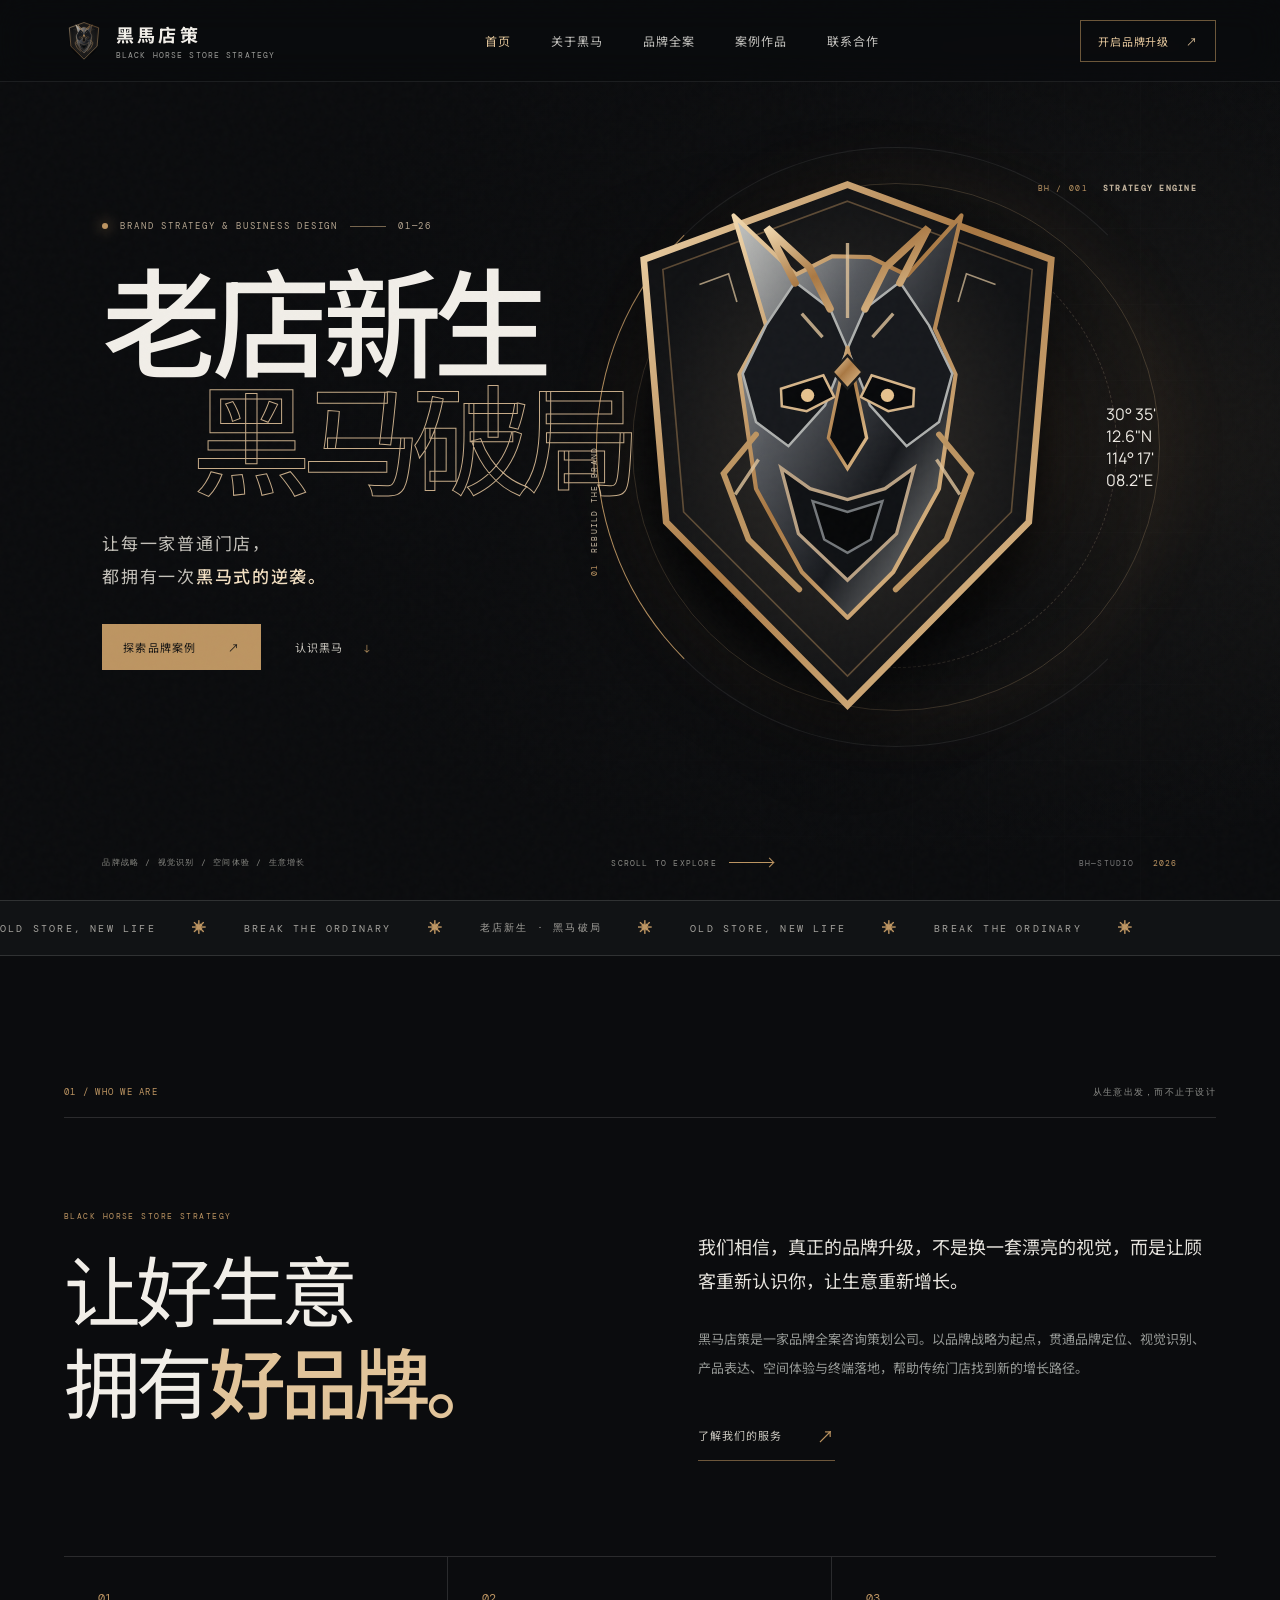
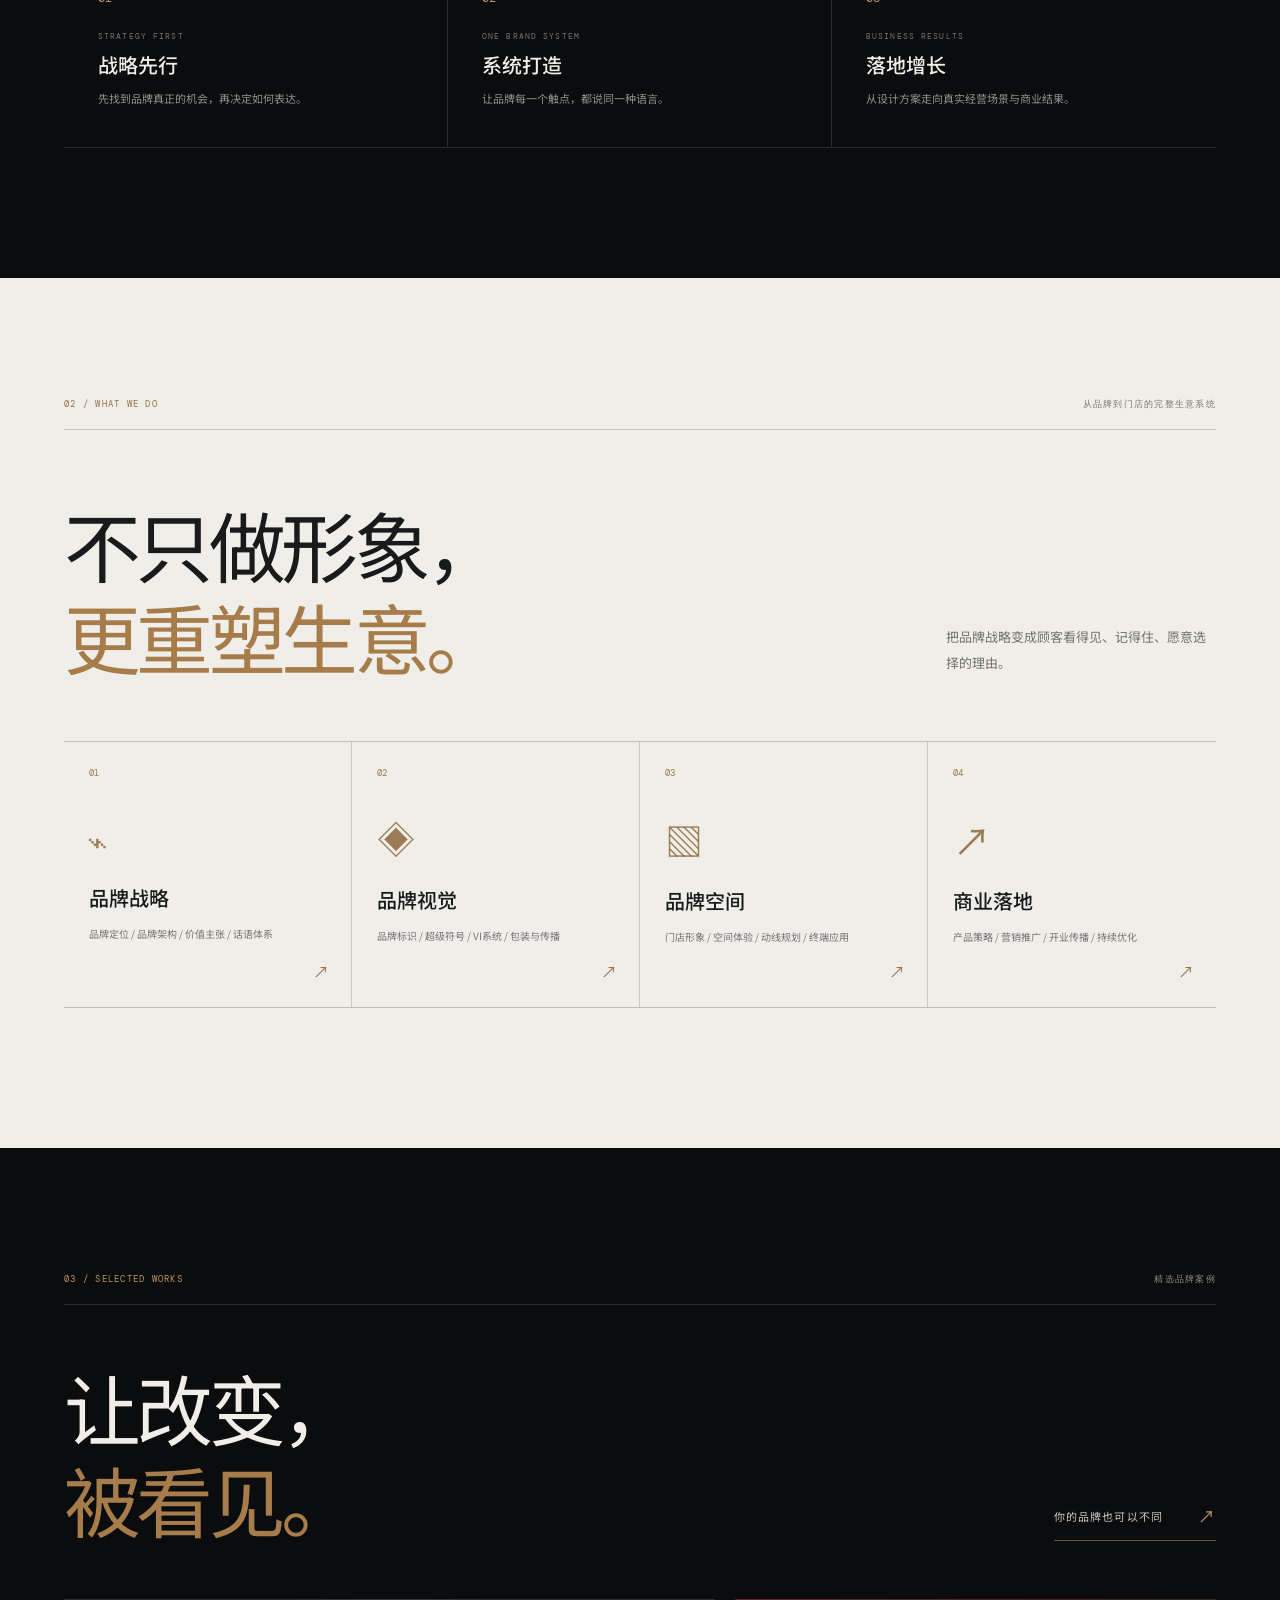
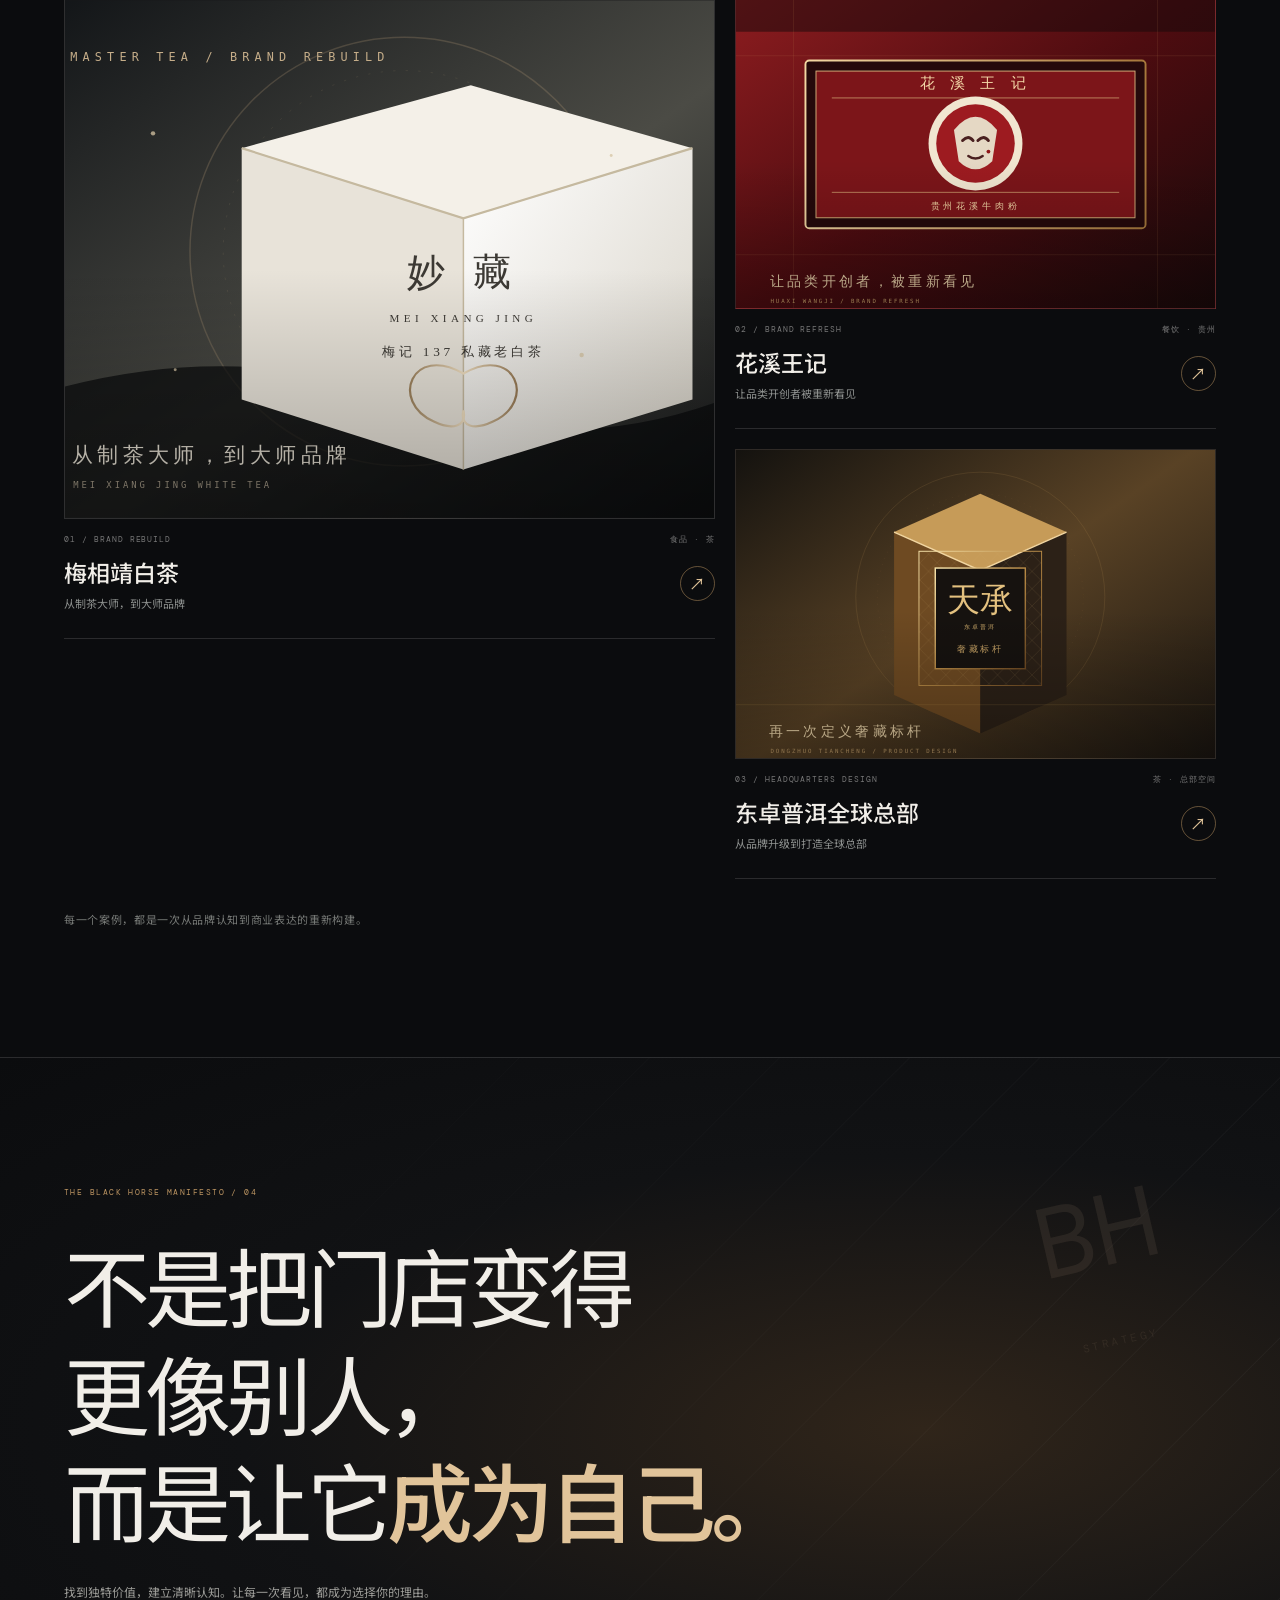
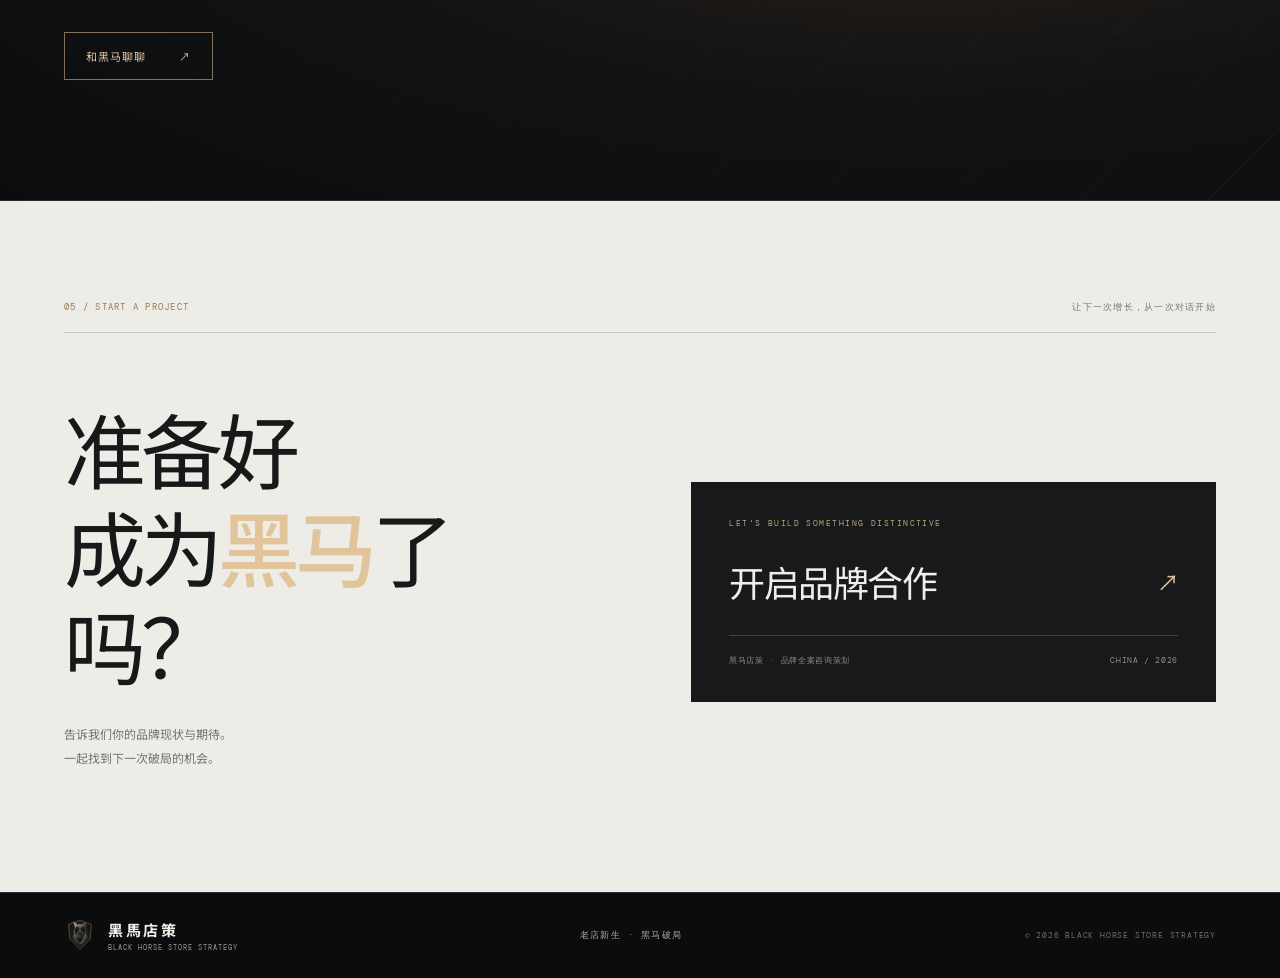
<file: index.html>
<!doctype html>
<html lang="zh-CN">
<head>
  <meta charset="UTF-8">
  <meta name="viewport" content="width=device-width, initial-scale=1">
  <meta name="theme-color" content="#0b0c0e">
  <meta name="description" content="黑马店策，品牌全案咨询策划公司。老店新生 · 黑马破局，让每一家普通门店都拥有一次黑马式的逆袭。">
  <title>黑马店策｜老店新生 · 黑马破局</title>
  <link rel="icon" href="assets/horse-mark.svg" type="image/svg+xml">
  <link rel="preconnect" href="https://fonts.googleapis.com">
  <link rel="preconnect" href="https://fonts.gstatic.com" crossorigin>
  <link href="https://fonts.googleapis.com/css2?family=DM+Mono:wght@400;500&family=Manrope:wght@400;500;600;700;800&display=swap" rel="stylesheet">
  <link rel="stylesheet" href="site.css">
</head>
<body class="home-page">
  <div class="noise"></div>
  <header class="site-header">
    <a class="brand" href="index.html" aria-label="黑马店策首页">
      <img src="assets/horse-mark.svg" alt="" class="brand-mark">
      <span class="brand-name"><b>黑馬店策</b><small>BLACK HORSE STORE STRATEGY</small></span>
    </a>
    <button class="menu-toggle" aria-label="打开导航" aria-expanded="false"><i></i><i></i></button>
    <nav class="main-nav">
      <a class="active" href="#home">首页</a>
      <a href="#about">关于黑马</a>
      <a href="#services">品牌全案</a>
      <a href="#cases">案例作品</a>
      <a href="#contact">联系合作</a>
    </nav>
    <a class="header-cta" href="#contact">开启品牌升级 <span>↗</span></a>
  </header>

  <main>
    <section class="hero" id="home">
      <div class="hero-grid"></div>
      <div class="hero-orbit orbit-one"></div><div class="hero-orbit orbit-two"></div>
      <div class="hero-copy">
        <div class="eyebrow"><span class="eyebrow-dot"></span> BRAND STRATEGY & BUSINESS DESIGN <span class="eyebrow-line"></span> 01—26</div>
        <h1><span>老店新生</span><em>黑马破局</em></h1>
        <p class="hero-sub">让每一家普通门店，<br>都拥有一次<strong>黑马式的逆袭。</strong></p>
        <div class="hero-actions">
          <a class="button button-gold" href="#cases">探索品牌案例 <span>↗</span></a>
          <a class="text-link" href="#about">认识黑马 <span>↓</span></a>
        </div>
      </div>
      <div class="hero-art" aria-label="机械黑马视觉">
        <div class="hero-art-ring"></div>
        <div class="hero-art-glow"></div>
        <img src="assets/horse-mark.svg" alt="黑马店策机械黑马徽章" class="hero-horse">
        <div class="art-label label-top"><span>BH / 001</span><b>STRATEGY ENGINE</b></div>
        <div class="art-label label-side"><span>01</span> REBUILD THE BRAND</div>
        <div class="art-coordinate">30° 35' 12.6"N<br>114° 17' 08.2"E</div>
      </div>
      <div class="hero-bottom">
        <span>品牌战略 / 视觉识别 / 空间体验 / 生意增长</span>
        <span class="scroll-hint">SCROLL TO EXPLORE <i></i></span>
        <span class="hero-index">BH—STUDIO <b>2026</b></span>
      </div>
    </section>

    <div class="ticker" aria-label="品牌主张">
      <div class="ticker-track">
        <span>OLD STORE, NEW LIFE</span><b>✳</b><span>BREAK THE ORDINARY</span><b>✳</b><span>老店新生 · 黑马破局</span><b>✳</b><span>OLD STORE, NEW LIFE</span><b>✳</b><span>BREAK THE ORDINARY</span><b>✳</b>
      </div>
    </div>

    <section class="section about-section" id="about">
      <div class="section-kicker"><span>01 / WHO WE ARE</span><span>从生意出发，而不止于设计</span></div>
      <div class="about-layout">
        <div class="about-title reveal">
          <p class="micro-label">BLACK HORSE STORE STRATEGY</p>
          <h2>让好生意<br>拥有<strong>好品牌。</strong></h2>
        </div>
        <div class="about-copy reveal">
          <p class="lead">我们相信，真正的品牌升级，不是换一套漂亮的视觉，而是让顾客重新认识你，让生意重新增长。</p>
          <p>黑马店策是一家品牌全案咨询策划公司。以品牌战略为起点，贯通品牌定位、视觉识别、产品表达、空间体验与终端落地，帮助传统门店找到新的增长路径。</p>
          <a class="arrow-link" href="#services">了解我们的服务 <span>↗</span></a>
        </div>
      </div>
      <div class="principles">
        <div class="principle reveal"><b>01</b><span>STRATEGY FIRST</span><h3>战略先行</h3><p>先找到品牌真正的机会，再决定如何表达。</p></div>
        <div class="principle reveal"><b>02</b><span>ONE BRAND SYSTEM</span><h3>系统打造</h3><p>让品牌每一个触点，都说同一种语言。</p></div>
        <div class="principle reveal"><b>03</b><span>BUSINESS RESULTS</span><h3>落地增长</h3><p>从设计方案走向真实经营场景与商业结果。</p></div>
      </div>
    </section>

    <section class="services-section" id="services">
      <div class="section section-inner">
        <div class="section-kicker"><span>02 / WHAT WE DO</span><span>从品牌到门店的完整生意系统</span></div>
        <div class="services-heading reveal"><h2>不只做形象，<br><em>更重塑生意。</em></h2><p>把品牌战略变成顾客看得见、记得住、愿意选择的理由。</p></div>
        <div class="service-grid">
          <article class="service-card reveal"><div class="service-number">01</div><div class="service-icon">⌁</div><h3>品牌战略</h3><p>品牌定位 / 品牌架构 / 价值主张 / 话语体系</p><span class="service-arrow">↗</span></article>
          <article class="service-card reveal"><div class="service-number">02</div><div class="service-icon">◈</div><h3>品牌视觉</h3><p>品牌标识 / 超级符号 / VI系统 / 包装与传播</p><span class="service-arrow">↗</span></article>
          <article class="service-card reveal"><div class="service-number">03</div><div class="service-icon">▧</div><h3>品牌空间</h3><p>门店形象 / 空间体验 / 动线规划 / 终端应用</p><span class="service-arrow">↗</span></article>
          <article class="service-card reveal"><div class="service-number">04</div><div class="service-icon">↗</div><h3>商业落地</h3><p>产品策略 / 营销推广 / 开业传播 / 持续优化</p><span class="service-arrow">↗</span></article>
        </div>
      </div>
    </section>

    <section class="section cases-section" id="cases">
      <div class="section-kicker"><span>03 / SELECTED WORKS</span><span>精选品牌案例</span></div>
      <div class="cases-heading reveal"><h2>让改变，<br><em>被看见。</em></h2><a class="arrow-link" href="#contact">你的品牌也可以不同 <span>↗</span></a></div>
      <div class="case-grid">
        <a class="case-card case-large reveal" href="case.html?slug=mei">
          <div class="case-visual visual-tea"><img src="assets/case-tea.svg" alt="梅相靖白茶品牌视觉作品"></div>
          <div class="case-meta"><span>01 / BRAND REBUILD</span><span>食品 · 茶</span></div>
          <div class="case-info"><div><h3>梅相靖白茶</h3><p>从制茶大师，到大师品牌</p></div><span class="case-open">↗</span></div>
        </a>
        <a class="case-card reveal" href="case.html?slug=huaxi">
          <div class="case-visual visual-huaxi"><img src="assets/case-huaxi.svg" alt="花溪王记品牌视觉作品"></div>
          <div class="case-meta"><span>02 / BRAND REFRESH</span><span>餐饮 · 贵州</span></div>
          <div class="case-info"><div><h3>花溪王记</h3><p>让品类开创者被重新看见</p></div><span class="case-open">↗</span></div>
        </a>
        <a class="case-card reveal" href="case.html?slug=dongzhuo">
          <div class="case-visual visual-dongzhuo"><img src="assets/case-dongzhuo.svg" alt="东卓普洱全球总部空间设计案例"></div>
          <div class="case-meta"><span>03 / HEADQUARTERS DESIGN</span><span>茶 · 总部空间</span></div>
          <div class="case-info"><div><h3>东卓普洱全球总部</h3><p>从品牌升级到打造全球总部</p></div><span class="case-open">↗</span></div>
        </a>
      </div>
      <p class="cases-note">每一个案例，都是一次从品牌认知到商业表达的重新构建。</p>
    </section>

    <section class="manifesto">
      <div class="manifesto-lines"></div>
      <div class="manifesto-inner reveal">
        <span class="micro-label">THE BLACK HORSE MANIFESTO / 04</span>
        <h2>不是把门店变得<br>更像别人，<br>而是让它<strong>成为自己。</strong></h2>
        <p>找到独特价值，建立清晰认知。让每一次看见，都成为选择你的理由。</p>
        <a class="button button-outline" href="#contact">和黑马聊聊 <span>↗</span></a>
      </div>
      <div class="manifesto-stamp">BH<br><small>STRATEGY</small></div>
    </section>

    <section class="contact-section" id="contact">
      <div class="section contact-inner">
        <div class="section-kicker"><span>05 / START A PROJECT</span><span>让下一次增长，从一次对话开始</span></div>
        <div class="contact-layout">
          <div class="contact-title reveal"><h2>准备好<br>成为<strong>黑马</strong>了吗？</h2><p>告诉我们你的品牌现状与期待。<br>一起找到下一次破局的机会。</p></div>
          <div class="contact-card reveal"><span class="micro-label">LET'S BUILD SOMETHING DISTINCTIVE</span><a href="mailto:hello@blackhorse.strategy" class="contact-email">开启品牌合作 <span>↗</span></a><div class="contact-rule"></div><div class="contact-bottom"><span>黑马店策 · 品牌全案咨询策划</span><span>CHINA / 2026</span></div></div>
        </div>
      </div>
    </section>
  </main>

  <footer class="site-footer">
    <a class="brand footer-brand" href="#home"><img src="assets/horse-mark.svg" alt="" class="brand-mark"><span class="brand-name"><b>黑馬店策</b><small>BLACK HORSE STORE STRATEGY</small></span></a>
    <span class="footer-slogan">老店新生 · 黑马破局</span>
    <span class="copyright">© 2026 BLACK HORSE STORE STRATEGY</span>
  </footer>
  <script src="app.js"></script>
</body>
</html>
</file>
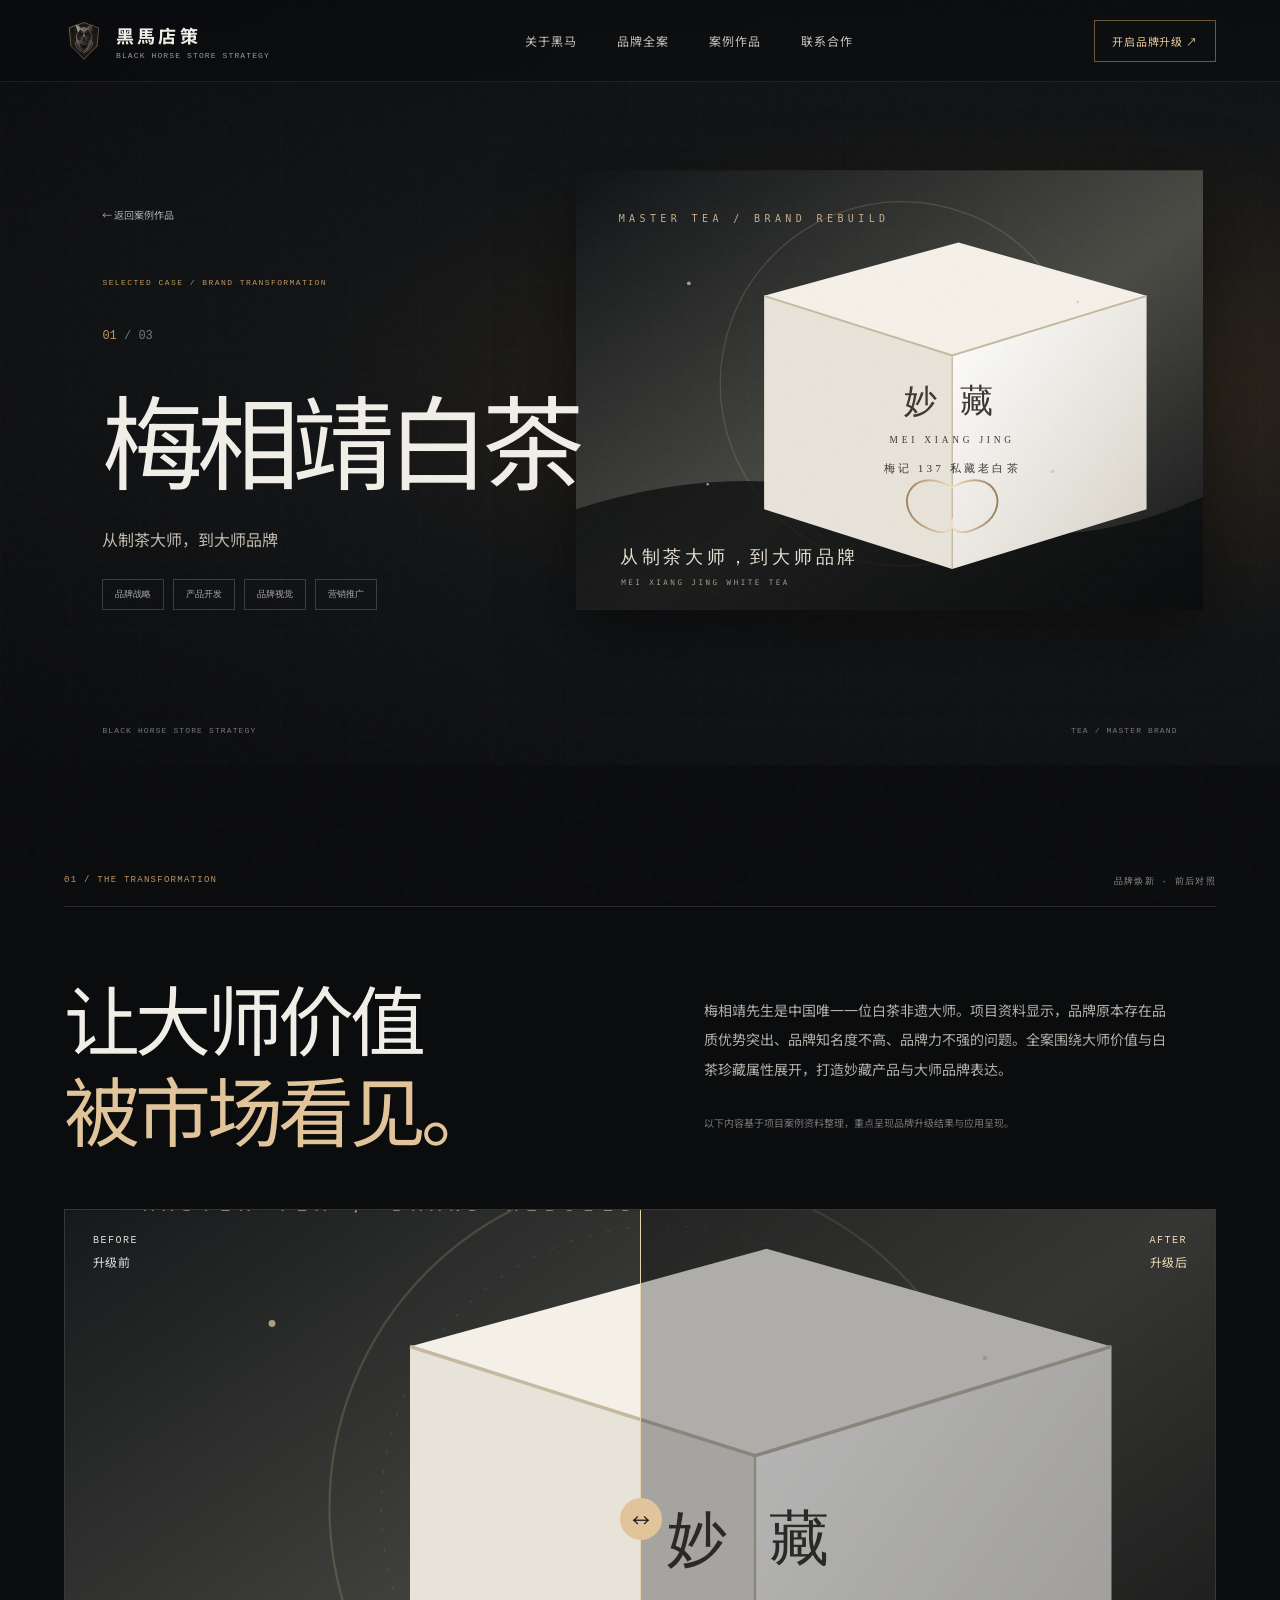
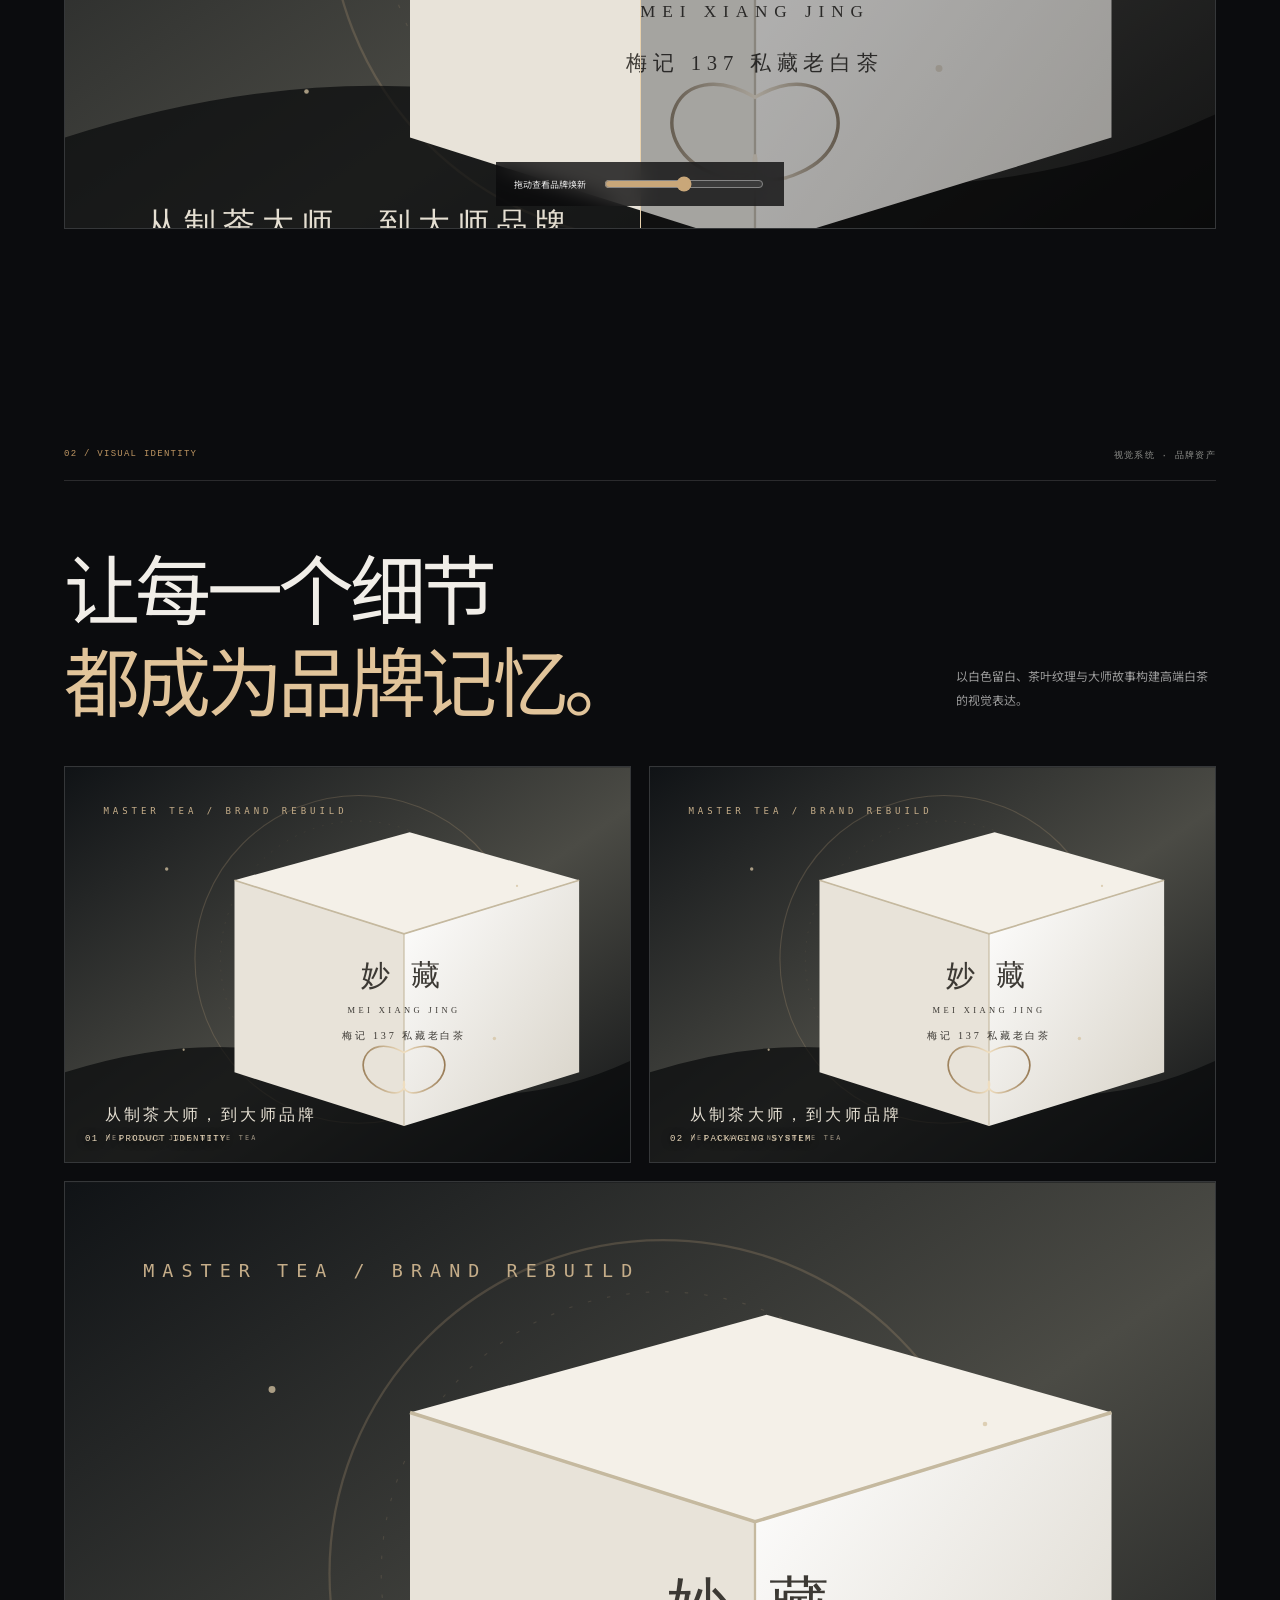
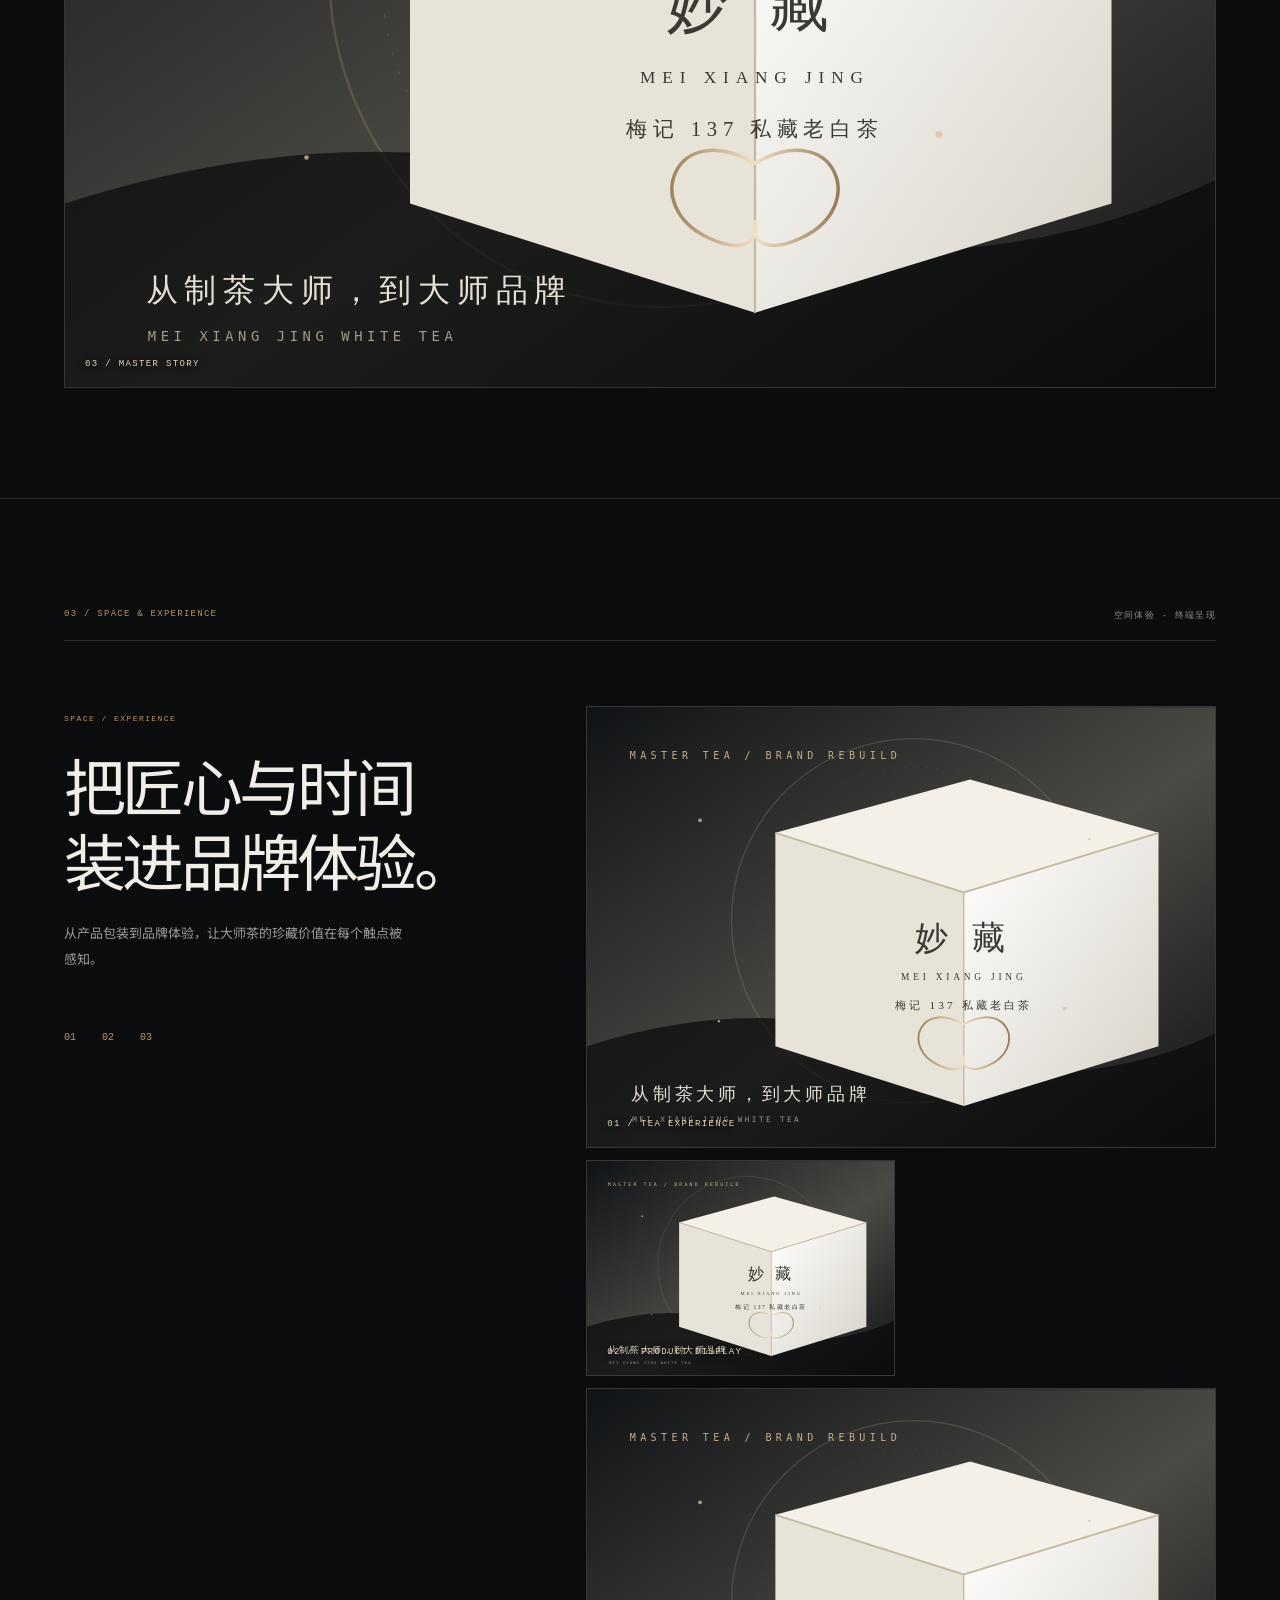
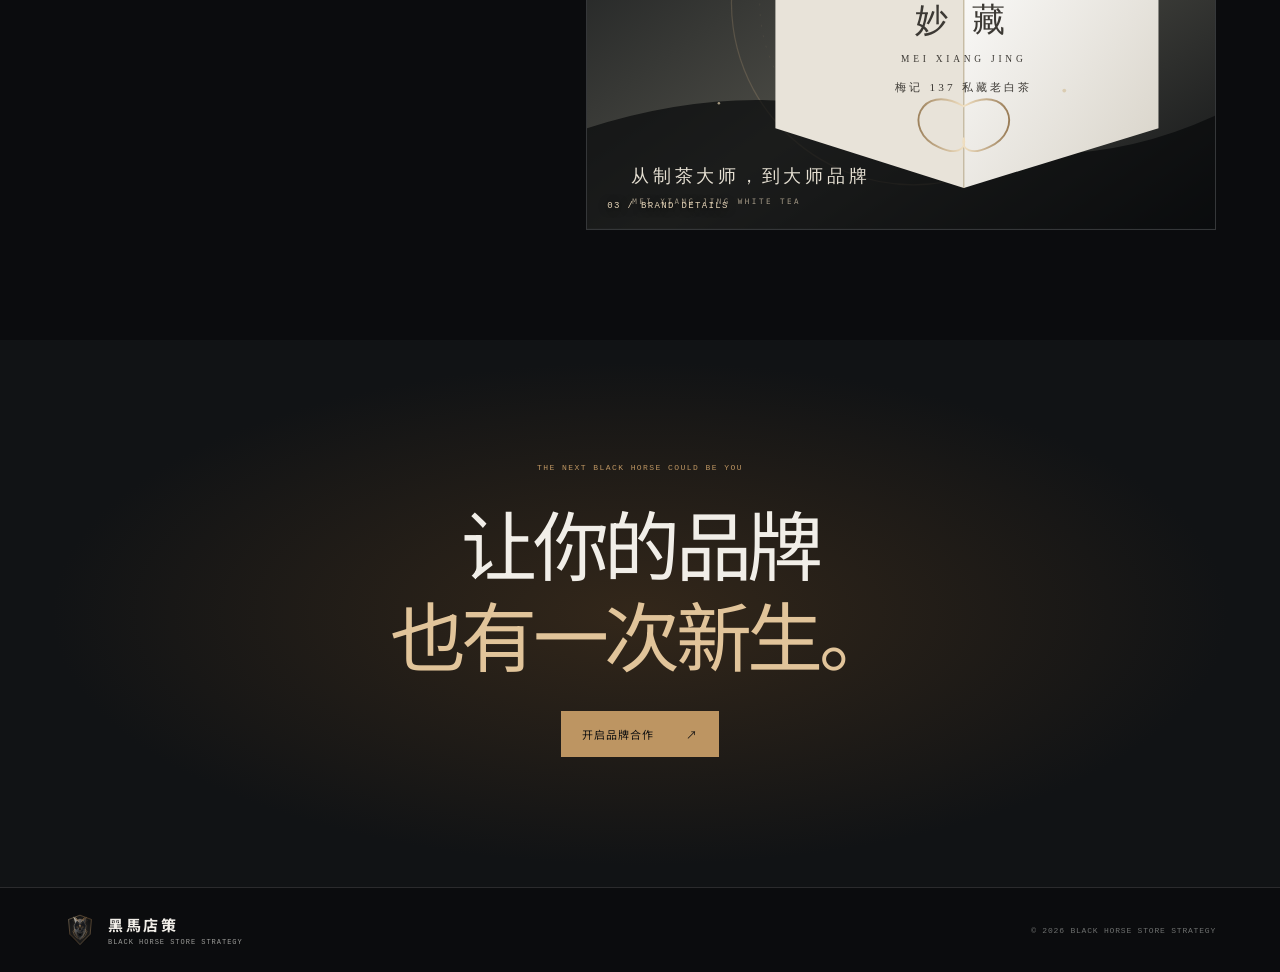
<file: case.html>
<!doctype html>
<html lang="zh-CN"><head><meta charset="UTF-8"><meta name="viewport" content="width=device-width,initial-scale=1"><meta name="theme-color" content="#0b0c0e"><title>品牌案例｜黑马店策</title><link rel="icon" href="assets/horse-mark.svg"><link rel="stylesheet" href="site.css"><link rel="stylesheet" href="case.css"></head>
<body class="case-page"><div class="noise"></div><header class="site-header"><a class="brand" href="index.html"><img src="assets/horse-mark.svg" class="brand-mark" alt=""><span class="brand-name"><b>黑馬店策</b><small>BLACK HORSE STORE STRATEGY</small></span></a><button class="menu-toggle" aria-label="打开导航"><i></i><i></i></button><nav class="main-nav"><a href="index.html#about">关于黑马</a><a href="index.html#services">品牌全案</a><a href="index.html#cases">案例作品</a><a href="index.html#contact">联系合作</a></nav><a class="header-cta" href="index.html#contact">开启品牌升级 ↗</a></header>
<main id="case-root"><section class="case-hero"><div class="case-hero-grid"></div><div class="case-hero-copy"><a href="index.html#cases" class="back-link">← 返回案例作品</a><p class="micro-label">SELECTED CASE / BRAND TRANSFORMATION</p><div class="case-count">01 <span>/ 03</span></div><h1 id="case-title">梅相靖白茶</h1><p id="case-subtitle">从制茶大师，到大师品牌</p><div class="case-tags" id="case-tags"></div></div><div class="case-hero-art" id="case-art"></div><div class="case-hero-foot"><span>BLACK HORSE STORE STRATEGY</span><span id="case-industry">BRAND CASE STUDY</span></div></section>
<section class="case-intro"><div class="section-kicker"><span>01 / THE TRANSFORMATION</span><span>品牌焕新 · 前后对照</span></div><div class="intro-grid"><h2 id="intro-title">让大师价值<br><em>被市场看见。</em></h2><div><p id="intro-text">品牌升级不是简单的视觉更新，而是将已有的专业价值转化为清晰、可识别、可传播的品牌资产。</p><p class="source-note">以下内容基于项目案例资料整理，重点呈现品牌升级结果与应用呈现。</p></div></div>
<div class="before-after" data-before-after><div class="ba-image before-layer" id="before-art"></div><div class="ba-image after-layer" id="after-art"></div><div class="ba-label ba-before">BEFORE <b>升级前</b></div><div class="ba-label ba-after">AFTER <b>升级后</b></div><div class="ba-divider"></div><div class="ba-control"><span>拖动查看品牌焕新</span><input type="range" min="0" max="100" value="50" aria-label="拖动对比品牌升级前后"></div></div></section>
<section class="case-visual-section"><div class="section-kicker"><span>02 / VISUAL IDENTITY</span><span>视觉系统 · 品牌资产</span></div><div class="visual-head"><h2>让每一个细节<br><em>都成为品牌记忆。</em></h2><p id="visual-copy">以统一的视觉语言，建立品牌辨识度与价值感。</p></div><div class="visual-showcase" id="visual-showcase"></div></section>
<section class="space-section"><div class="section-kicker"><span>03 / SPACE & EXPERIENCE</span><span>空间体验 · 终端呈现</span></div><div class="space-layout"><div class="space-copy"><p class="micro-label">SPACE / EXPERIENCE</p><h2 id="space-title">从视觉焕新<br>走向真实体验。</h2><p id="space-copy">品牌价值不止于平面，更要进入顾客真实接触的空间与场景。</p><div class="space-index"><span>01</span><span>02</span><span>03</span></div></div><div class="space-gallery" id="space-gallery"></div></div></section>
<section class="case-outro"><p class="micro-label">THE NEXT BLACK HORSE COULD BE YOU</p><h2>让你的品牌<br><em>也有一次新生。</em></h2><a class="button button-gold" href="index.html#contact">开启品牌合作 <span>↗</span></a></section></main>
<footer class="site-footer"><a class="brand footer-brand" href="index.html"><img src="assets/horse-mark.svg" class="brand-mark" alt=""><span class="brand-name"><b>黑馬店策</b><small>BLACK HORSE STORE STRATEGY</small></span></a><span class="copyright">© 2026 BLACK HORSE STORE STRATEGY</span></footer>
<script src="case.js"></script><script src="app.js"></script></body></html>
</file>
<file: site.css>
@import url('https://fonts.googleapis.com/css2?family=Noto+Sans+SC:wght@300;400;500;600;700;900&display=swap');
:root{--bg:#0b0c0e;--panel:#121416;--panel2:#181a1d;--ink:#f1eee8;--muted:#96999b;--line:rgba(255,255,255,.13);--gold:#bd9562;--gold2:#e1c49a;--white:#fff;--max:1280px}
*{box-sizing:border-box}
html{scroll-behavior:smooth;scroll-padding-top:90px}
body{margin:0;background:var(--bg);color:var(--ink);font-family:"Manrope","Noto Sans SC",Arial,sans-serif;font-weight:400;overflow-x:hidden}
a{color:inherit;text-decoration:none}
button{font:inherit}
.noise{position:fixed;inset:0;z-index:20;pointer-events:none;opacity:.035;background-image:url("data:image/svg+xml,%3Csvg viewBox='0 0 180 180' xmlns='http://www.w3.org/2000/svg'%3E%3Cfilter id='n'%3E%3CfeTurbulence type='fractalNoise' baseFrequency='.8' numOctaves='4' stitchTiles='stitch'/%3E%3C/filter%3E%3Crect width='100%25' height='100%25' filter='url(%23n)' opacity='.55'/%3E%3C/svg%3E")}
.site-header{height:82px;padding:0 max(5vw,24px);display:flex;align-items:center;justify-content:space-between;position:absolute;top:0;left:0;width:100%;z-index:30;border-bottom:1px solid rgba(255,255,255,.08);background:rgba(9,10,12,.44);backdrop-filter:blur(16px)}
.brand{display:flex;align-items:center;gap:12px;min-width:220px}
.brand-mark{width:40px;height:40px;object-fit:contain}
.brand-name{display:flex;flex-direction:column;gap:3px}
.brand-name b{font-family:"Noto Sans SC",sans-serif;font-size:18px;letter-spacing:.18em;font-weight:700}
.brand-name small{font:8px "DM Mono",monospace;letter-spacing:.14em;color:#9b9b98}
.main-nav{display:flex;align-items:center;gap:40px}
.main-nav a{font-size:12px;color:#c2c1bd;letter-spacing:.08em;transition:.25s}
.main-nav a:hover,.main-nav a.active{color:var(--gold2)}
.header-cta{border:1px solid rgba(189,149,98,.55);padding:12px 17px;font-size:11px;letter-spacing:.08em;color:var(--gold2);transition:.3s}
.header-cta span{margin-left:14px}
.header-cta:hover,.button-gold:hover{background:var(--gold2);color:#171513}
.menu-toggle{display:none}
.hero{position:relative;min-height:780px;height:min(900px,100svh);overflow:hidden;padding:180px max(8vw,28px) 40px;background:radial-gradient(ellipse at 74% 48%,#29231d 0%,#151515 28%,#0b0c0e 64%)}
.hero-grid{position:absolute;inset:0;background-image:linear-gradient(rgba(255,255,255,.045) 1px,transparent 1px),linear-gradient(90deg,rgba(255,255,255,.045) 1px,transparent 1px);background-size:76px 76px;mask-image:linear-gradient(90deg,transparent,#000 35%,#000 90%,transparent);opacity:.32}
.hero:after{content:"";position:absolute;inset:0;background:linear-gradient(90deg,#0b0c0e 0%,rgba(11,12,14,.94) 35%,rgba(11,12,14,.15) 100%);pointer-events:none}
.hero-copy{position:relative;z-index:4;max-width:650px;margin-top:40px}
.eyebrow,.micro-label,.section-kicker,.case-meta,.hero-bottom,.art-label,.hero-coordinate,.principle>span,.service-number,.footer-slogan,.copyright{font-family:"DM Mono",monospace}
.eyebrow{font-size:9px;letter-spacing:.2em;color:#b5a58f;display:flex;align-items:center;gap:12px}
.eyebrow-dot{width:6px;height:6px;background:var(--gold);border-radius:50%;box-shadow:0 0 14px var(--gold)}
.eyebrow-line{width:36px;height:1px;background:#76654e}
.hero h1{font-size:clamp(64px,9.3vw,142px);line-height:.98;letter-spacing:-.075em;margin:34px 0 28px;font-weight:500}
.hero h1 span,.hero h1 em{display:block;font-style:normal}
.hero h1 em{color:transparent;-webkit-text-stroke:1px rgba(224,194,154,.88);padding-left:7vw}
.hero-sub{font-family:"Noto Sans SC",sans-serif;font-size:17px;line-height:1.9;letter-spacing:.1em;color:#c4c1ba;margin:0 0 32px}
.hero-sub strong{color:#f2dfc2;font-weight:500}
.hero-actions{display:flex;align-items:center;gap:34px}
.button{display:inline-flex;align-items:center;gap:32px;padding:15px 21px;font-size:11px;letter-spacing:.1em;transition:.3s}
.button-gold{background:var(--gold);color:#151413}
.text-link,.arrow-link{font-size:11px;letter-spacing:.1em;color:#c8c5bd}
.text-link span{margin-left:16px;color:var(--gold)}
.hero-art{position:absolute;z-index:2;right:6%;top:13%;width:min(48vw,660px);height:660px;display:flex;align-items:center;justify-content:center}
.hero-art-ring{position:absolute;width:86%;aspect-ratio:1;border:1px solid rgba(211,176,127,.24);border-radius:50%;box-shadow:0 0 80px rgba(184,133,76,.09),inset 0 0 70px rgba(184,133,76,.05)}
.hero-art-ring:before,.hero-art-ring:after{content:"";position:absolute;inset:8%;border:1px dashed rgba(221,198,164,.2);border-radius:50%;animation:spin 55s linear infinite}
.hero-art-ring:after{inset:-7%;border:1px solid rgba(255,255,255,.08);border-left-color:var(--gold);border-right-color:transparent;animation:spin 38s linear infinite reverse}
.hero-art-glow{position:absolute;width:58%;aspect-ratio:1;border-radius:50%;background:radial-gradient(circle,rgba(177,123,67,.26),transparent 70%);filter:blur(18px)}
.hero-horse{position:relative;width:86%;height:86%;object-fit:contain;filter:drop-shadow(0 24px 40px rgba(0,0,0,.55));animation:horseFloat 6s ease-in-out infinite}
.art-label{position:absolute;font-size:8px;letter-spacing:.16em;color:#c3b49e}
.label-top{top:10%;right:1%;display:flex;gap:15px;align-items:center}
.label-top span{color:var(--gold)}
.label-side{left:0;top:50%;writing-mode:vertical-rl;transform:rotate(180deg);display:flex;gap:10px}
.label-side span{color:var(--gold)}
.hero-coordinate{position:absolute;bottom:14%;right:3%;font-size:8px;line-height:1.8;color:#77766f;letter-spacing:.12em}
.hero-bottom{position:absolute;z-index:5;left:8%;right:8%;bottom:32px;display:flex;justify-content:space-between;align-items:center;color:#898984;font-size:8px;letter-spacing:.15em}
.hero-index{color:#777;font-size:8px}.hero-index b{color:var(--gold);font-weight:400;margin-left:12px}
.scroll-hint{display:flex;align-items:center;gap:12px}.scroll-hint i{width:44px;height:1px;background:var(--gold);display:inline-block;position:relative}.scroll-hint i:after{content:"";position:absolute;right:0;top:-3px;width:6px;height:6px;border-right:1px solid var(--gold);border-top:1px solid var(--gold);transform:rotate(45deg)}
.ticker{height:56px;overflow:hidden;border-top:1px solid var(--line);border-bottom:1px solid var(--line);display:flex;align-items:center;background:#111315}
.ticker-track{display:flex;align-items:center;gap:36px;white-space:nowrap;min-width:max-content;animation:ticker 28s linear infinite;font:10px "DM Mono",monospace;letter-spacing:.22em;color:#a4a29d}
.ticker-track b{color:var(--gold);font-size:14px}
.section{max-width:var(--max);margin:auto;padding:130px 5vw}
.section-kicker{display:flex;justify-content:space-between;gap:20px;padding-bottom:18px;border-bottom:1px solid var(--line);font-size:9px;letter-spacing:.14em;color:#8c8d89}
.section-kicker span:first-child{color:var(--gold)}
.about-layout{display:grid;grid-template-columns:1fr 1fr;gap:9vw;padding:85px 0 95px}
.micro-label{font-size:8px;letter-spacing:.18em;color:var(--gold)}
.about-title h2,.services-heading h2,.cases-heading h2,.contact-title h2{font-size:clamp(44px,6vw,78px);font-weight:400;line-height:1.2;letter-spacing:-.06em;margin:25px 0 0}
.about-title h2 strong,.contact-title h2 strong{font-weight:500;color:var(--gold2)}
.about-copy{padding-top:26px;max-width:510px}
.about-copy p{font-family:"Noto Sans SC",sans-serif;font-size:13px;line-height:2.2;color:#969996;margin:0 0 22px}
.about-copy p.lead{font-size:18px;line-height:1.9;color:#e5e2dc;margin-bottom:28px}
.arrow-link{display:inline-flex;gap:35px;align-items:center;border-bottom:1px solid rgba(189,149,98,.55);padding-bottom:12px;margin-top:18px;transition:.25s}
.arrow-link span{color:var(--gold);font-size:17px}.arrow-link:hover{color:var(--gold2);gap:45px}
.principles{display:grid;grid-template-columns:repeat(3,1fr);border-top:1px solid var(--line);border-bottom:1px solid var(--line)}
.principle{padding:28px 34px 34px;border-right:1px solid var(--line);position:relative;min-height:190px}
.principle:last-child{border:0}.principle>b{font:12px "DM Mono",monospace;color:var(--gold)}
.principle>span{font-size:8px;color:#777;letter-spacing:.14em;display:block;margin:24px 0 9px}
.principle h3{font-size:20px;font-weight:500;margin:0 0 9px}
.principle p{font-family:"Noto Sans SC",sans-serif;color:#8e918e;font-size:11px;line-height:1.9;margin:0}
.services-section{background:#f0eee9;color:#191a1b;position:relative}
.services-section .section{padding-top:120px;padding-bottom:140px}
.services-section .section-kicker{border-color:rgba(0,0,0,.17);color:#777}
.services-section .section-kicker span:first-child{color:#987349}
.services-heading{display:flex;justify-content:space-between;align-items:flex-end;padding:72px 0 55px;gap:40px}
.services-heading h2{margin:0}.services-heading h2 em,.cases-heading h2 em{font-style:normal;color:#a77c4b}
.services-heading p{font-family:"Noto Sans SC",sans-serif;font-size:13px;line-height:2;color:#73736f;max-width:270px;margin:0 0 10px}
.service-grid{display:grid;grid-template-columns:repeat(4,1fr);border-top:1px solid rgba(0,0,0,.2);border-bottom:1px solid rgba(0,0,0,.2)}
.service-card{padding:25px 25px 30px;min-height:265px;border-right:1px solid rgba(0,0,0,.16);position:relative;transition:.35s}
.service-card:last-child{border:0}.service-card:hover{background:#e4e0d8;transform:translateY(-5px)}
.service-number{font-size:9px;color:#9c774d}
.service-icon{font-size:38px;color:#9d7c55;margin:33px 0 19px}
.service-card h3{font-size:20px;font-weight:500;margin:0 0 12px}
.service-card p{font-family:"Noto Sans SC",sans-serif;font-size:10px;line-height:1.9;color:#777;margin:0;max-width:210px}
.service-arrow{position:absolute;right:22px;bottom:24px;color:#9c774d}
.cases-section{padding-top:125px;padding-bottom:130px}
.cases-heading{display:flex;align-items:flex-end;justify-content:space-between;padding:60px 0 50px}
.cases-heading h2{margin:0}
.cases-heading .arrow-link{margin:0 0 8px}
.case-grid{display:grid;grid-template-columns:1.15fr .85fr;gap:20px}
.case-card{display:block;min-width:0}
.case-card:first-child{grid-row:span 2}
.case-visual{height:310px;overflow:hidden;position:relative;background:#18191b;border:1px solid rgba(255,255,255,.1)}
.case-large .case-visual{height:520px}
.case-visual:after{content:"";position:absolute;inset:0;background:linear-gradient(0deg,rgba(0,0,0,.28),transparent 48%);pointer-events:none}
.case-visual img{width:100%;height:100%;object-fit:cover;transition:transform .9s cubic-bezier(.2,.7,.2,1)}
.case-card:hover .case-visual img{transform:scale(1.045)}
.visual-tea{background:radial-gradient(circle at 50% 48%,#8a806d,#171719 68%)}
.visual-huaxi{background:linear-gradient(135deg,#6e1114,#22090b)}
.visual-dongzhuo{background:radial-gradient(circle at 55% 45%,#72512a,#17120d 68%)}
.case-meta{display:flex;justify-content:space-between;padding:15px 0 10px;color:#777;font-size:8px;letter-spacing:.12em}
.case-info{display:flex;align-items:center;justify-content:space-between;padding:0 0 27px;border-bottom:1px solid var(--line)}
.case-info h3{font-size:23px;font-weight:500;margin:0 0 6px}
.case-info p{font-family:"Noto Sans SC",sans-serif;color:#8d908e;font-size:11px;margin:0}
.case-open{width:35px;height:35px;border:1px solid rgba(189,149,98,.5);display:grid;place-items:center;color:var(--gold2);border-radius:50%;transition:.3s}
.case-card:hover .case-open{background:var(--gold);color:#111;transform:rotate(45deg)}
.cases-note{font-family:"Noto Sans SC",sans-serif;color:#767976;font-size:11px;letter-spacing:.06em;margin:32px 0 0}
.manifesto{min-height:630px;position:relative;overflow:hidden;background:radial-gradient(ellipse at 72% 50%,#30251a,#111214 52%,#0b0c0e 100%);border-top:1px solid var(--line);border-bottom:1px solid var(--line)}
.manifesto-lines{position:absolute;inset:0;background:repeating-linear-gradient(135deg,transparent 0 90px,rgba(255,255,255,.035) 91px,transparent 92px);mask-image:linear-gradient(90deg,transparent,#000)}
.manifesto-inner{max-width:var(--max);margin:auto;padding:120px 5vw;position:relative;z-index:2}
.manifesto-inner h2{font-size:clamp(42px,6.8vw,86px);line-height:1.25;letter-spacing:-.06em;font-weight:400;margin:35px 0 22px}
.manifesto-inner h2 strong{color:var(--gold2);font-weight:500}
.manifesto-inner p{font-family:"Noto Sans SC",sans-serif;font-size:12px;line-height:2;color:#9b9b97;margin:0 0 28px}
.button-outline{border:1px solid rgba(220,191,151,.55);color:var(--gold2)}
.button-outline:hover{background:var(--gold2);color:#111}
.manifesto-stamp{position:absolute;right:9%;top:18%;font:100px "DM Mono",monospace;line-height:.8;color:rgba(224,193,151,.09);text-align:center;transform:rotate(-13deg)}
.manifesto-stamp small{font-size:11px;letter-spacing:.25em}
.contact-section{background:#eeece6;color:#171819}
.contact-inner{padding-top:100px;padding-bottom:110px}
.contact-section .section-kicker{border-color:rgba(0,0,0,.16);color:#777}
.contact-section .section-kicker span:first-child{color:#9c774d}
.contact-layout{display:grid;grid-template-columns:1fr 1fr;gap:8vw;padding-top:70px;align-items:center}
.contact-title h2{margin:0;font-size:clamp(48px,6.5vw,82px)}
.contact-title p{font-family:"Noto Sans SC",sans-serif;color:#73746f;font-size:12px;line-height:2;margin-top:24px}
.contact-card{background:#17191b;color:#eee;padding:36px 38px;min-height:220px;display:flex;flex-direction:column;justify-content:space-between}
.contact-card .micro-label{color:#c4a579}
.contact-email{font-size:clamp(22px,3vw,36px);letter-spacing:-.04em;display:flex;justify-content:space-between;align-items:center;margin:24px 0}
.contact-email span{color:var(--gold2);font-size:22px}
.contact-rule{height:1px;background:rgba(255,255,255,.17)}
.contact-bottom{display:flex;justify-content:space-between;gap:12px;font:8px "DM Mono",monospace;letter-spacing:.08em;color:#8e918e;padding-top:17px}
.site-footer{padding:26px 5vw;display:flex;align-items:center;justify-content:space-between;gap:25px;border-top:1px solid var(--line)}
.footer-brand{min-width:0}.footer-brand .brand-mark{width:32px;height:32px}
.footer-brand .brand-name b{font-size:15px}
.footer-brand .brand-name small{font-size:7px}
.footer-slogan{font-size:9px;letter-spacing:.16em;color:#aaa}
.copyright{font-size:8px;letter-spacing:.1em;color:#6e706f}
.reveal{opacity:0;transform:translateY(28px);transition:opacity .8s ease,transform .8s cubic-bezier(.2,.7,.2,1)}
.reveal.is-visible{opacity:1;transform:translateY(0)}
@keyframes spin{to{transform:rotate(360deg)}}
@keyframes horseFloat{0%,100%{transform:translateY(0) rotate(-1deg)}50%{transform:translateY(-13px) rotate(1deg)}}
@keyframes ticker{to{transform:translateX(-50%)}}
@media(max-width:900px){.main-nav{gap:22px}.hero-art{right:-5%;opacity:.72;width:58vw}.hero-copy{max-width:580px}.service-card{padding-left:18px;padding-right:18px}.case-large .case-visual{height:440px}.case-visual{height:250px}}
@media(max-width:700px){html{scroll-padding-top:68px}.site-header{height:68px;padding:0 20px}.brand{min-width:0}.brand-mark{width:34px;height:34px}.brand-name b{font-size:15px}.brand-name small{font-size:6px}.header-cta{display:none}.menu-toggle{display:flex;width:40px;height:40px;border:1px solid var(--line);background:transparent;align-items:center;justify-content:center;flex-direction:column;gap:6px}.menu-toggle i{width:15px;height:1px;background:#ddd;display:block}.main-nav{display:none;position:absolute;top:68px;left:0;right:0;padding:22px 24px 28px;background:#111315;border-bottom:1px solid var(--line);flex-direction:column;align-items:flex-start;gap:22px}.main-nav.open{display:flex}.main-nav a{font-size:13px}.hero{height:820px;min-height:0;padding:155px 24px 30px}.hero:after{background:linear-gradient(180deg,rgba(11,12,14,.08) 0%,rgba(11,12,14,.52) 35%,#0b0c0e 75%)}.hero-copy{margin-top:0}.eyebrow{font-size:7px;gap:8px;letter-spacing:.12em}.eyebrow-line{width:18px}.hero h1{font-size:clamp(56px,15vw,84px);margin:28px 0 22px}.hero h1 em{padding-left:12vw}.hero-sub{font-size:14px;line-height:1.9}.hero-actions{gap:22px}.button{padding:13px 15px;gap:20px;font-size:9px}.text-link{font-size:9px}.hero-art{width:94vw;height:420px;top:350px;right:-18%;opacity:.76}.hero-art-ring{width:78%}.hero-horse{width:78%;height:78%}.label-top{top:5%;right:18%}.label-side{left:14%;top:50%}.hero-coordinate{right:20%;bottom:8%}.hero-bottom{left:24px;right:24px;bottom:22px;font-size:7px}.hero-bottom>span:first-child{max-width:180px;line-height:1.8}.hero-index{display:none}.ticker{height:45px}.ticker-track{font-size:8px;gap:22px}.section{padding:82px 24px}.section-kicker{font-size:7px;letter-spacing:.08em}.about-layout{grid-template-columns:1fr;gap:30px;padding:52px 0 55px}.about-title h2,.services-heading h2,.cases-heading h2{font-size:48px}.about-copy{padding:0}.about-copy p.lead{font-size:16px}.about-copy p{font-size:12px}.principles{grid-template-columns:1fr}.principle{min-height:0;padding:22px 18px;border-right:0;border-bottom:1px solid var(--line)}.principle:last-child{border-bottom:0}.principle>span{margin:12px 0 7px}.principle h3{font-size:18px}.services-section .section{padding:80px 24px 88px}.services-heading{display:block;padding:48px 0 34px}.services-heading p{margin-top:24px}.service-grid{grid-template-columns:1fr 1fr}.service-card{min-height:220px;padding:18px 15px;border-bottom:1px solid rgba(0,0,0,.16)}.service-card:nth-child(2){border-right:0}.service-card:nth-child(3),.service-card:nth-child(4){border-bottom:0}.service-icon{font-size:31px;margin:25px 0 14px}.service-card h3{font-size:17px}.service-card p{font-size:9px}.cases-section{padding-top:82px;padding-bottom:88px}.cases-heading{padding:42px 0 34px;display:block}.cases-heading .arrow-link{margin-top:28px}.case-grid{grid-template-columns:1fr;gap:24px}.case-card:first-child{grid-row:auto}.case-large .case-visual,.case-visual{height:270px}.case-info h3{font-size:20px}.case-meta{font-size:7px}.manifesto{min-height:0}.manifesto-inner{padding:82px 24px}.manifesto-inner h2{font-size:44px}.manifesto-stamp{font-size:70px;right:4%;top:12%}.contact-inner{padding-top:80px;padding-bottom:80px}.contact-layout{grid-template-columns:1fr;gap:35px;padding-top:48px}.contact-title h2{font-size:50px}.contact-card{padding:25px 22px;min-height:190px}.contact-email{font-size:24px}.site-footer{padding:22px 24px;flex-wrap:wrap}.footer-slogan{display:none}.copyright{width:100%;font-size:7px}}
@media(prefers-reduced-motion:reduce){*,*:before,*:after{animation-duration:.01ms!important;animation-iteration-count:1!important;scroll-behavior:auto!important;transition-duration:.01ms!important}}
</file>
<file: case.css>
.case-hero{min-height:650px;height:85vh;max-height:850px;position:relative;overflow:hidden;padding:150px 8vw 35px;background:radial-gradient(ellipse at 78% 50%,#33291d,#121416 50%,#0b0c0e)}
.case-hero-grid{position:absolute;inset:0;background-image:linear-gradient(rgba(255,255,255,.04) 1px,transparent 1px),linear-gradient(90deg,rgba(255,255,255,.04) 1px,transparent 1px);background-size:70px 70px;opacity:.28}
.case-hero-copy{position:relative;z-index:2;max-width:600px;margin-top:50px}
.back-link{display:inline-block;font-size:10px;color:#aaa;margin-bottom:48px}
.case-count{font:12px "DM Mono",monospace;color:var(--gold);margin-top:42px}
.case-count span{color:#777}
.case-hero h1{font-size:clamp(54px,8vw,104px);font-weight:400;letter-spacing:-.07em;margin:20px 0 8px}
.case-hero-copy>p:not(.micro-label){font-family:"Noto Sans SC",sans-serif;font-size:16px;color:#c1b9ac}
.case-tags{display:flex;gap:9px;margin-top:28px;flex-wrap:wrap}
.case-tags span{border:1px solid rgba(255,255,255,.18);padding:8px 12px;color:#aaa;font:9px "DM Mono",monospace}
.case-hero-art{position:absolute;right:6%;top:16%;width:49%;height:70%;display:flex;align-items:center;justify-content:center}
.case-hero-art img{width:100%;height:100%;object-fit:contain;filter:drop-shadow(0 22px 35px rgba(0,0,0,.5));animation:horseFloat 7s ease-in-out infinite}
.case-hero-foot{position:absolute;bottom:30px;left:8%;right:8%;display:flex;justify-content:space-between;color:#777;font:8px "DM Mono",monospace;letter-spacing:.14em}
.case-intro,.case-visual-section,.space-section{max-width:1280px;margin:auto;padding:110px 5vw}
.intro-grid{display:grid;grid-template-columns:1fr 1fr;gap:10vw;padding:65px 0 55px}
.intro-grid h2,.visual-head h2,.space-copy h2,.case-outro h2{font-size:clamp(42px,6vw,76px);line-height:1.2;letter-spacing:-.06em;font-weight:400;margin:0}
.intro-grid h2 em,.visual-head h2 em,.case-outro h2 em{font-style:normal;color:var(--gold2)}
.intro-grid>div{padding-top:10px;max-width:470px}
.intro-grid p{font-family:"Noto Sans SC",sans-serif;font-size:14px;line-height:2.1;color:#b1b0aa}
.intro-grid .source-note{font-size:10px;color:#777;margin-top:28px}
.before-after{height:min(620px,60vw);min-height:360px;position:relative;overflow:hidden;background:#17191b;border:1px solid var(--line)}
.ba-image{position:absolute;inset:0;background-size:cover;background-position:center}
.before-layer{filter:saturate(.45) brightness(.72)}
.after-layer{clip-path:inset(0 50% 0 0);background-position:center}
.ba-label{position:absolute;top:25px;z-index:3;font:10px "DM Mono",monospace;letter-spacing:.15em;display:flex;flex-direction:column;gap:7px}
.ba-label b{font:12px "Noto Sans SC",sans-serif;letter-spacing:.04em}
.ba-before{left:28px;color:#ddd}.ba-after{right:28px;text-align:right;color:#f0d8b3}
.ba-divider{position:absolute;top:0;bottom:0;left:50%;width:1px;background:#e9d2ae;pointer-events:none}
.ba-divider:after{content:"↔";position:absolute;top:50%;left:50%;transform:translate(-50%,-50%);width:42px;height:42px;border-radius:50%;background:#e2c49a;color:#171819;display:grid;place-items:center;font-size:18px}
.ba-control{position:absolute;bottom:22px;left:50%;transform:translateX(-50%);z-index:5;background:rgba(9,10,11,.78);backdrop-filter:blur(10px);padding:12px 18px;display:flex;align-items:center;gap:16px;font:9px "Noto Sans SC",sans-serif;color:#ddd;white-space:nowrap}
.ba-control input{width:160px;accent-color:#c9a779}
.visual-head{display:flex;justify-content:space-between;align-items:flex-end;padding:60px 0 42px;gap:35px}
.visual-head p{font:12px/2 "Noto Sans SC",sans-serif;color:#999;max-width:260px}
.visual-showcase{display:grid;grid-template-columns:1fr 1fr;gap:18px}
.visual-tile{min-height:300px;background:#17191b;overflow:hidden;border:1px solid var(--line);position:relative}
.visual-tile img{width:100%;height:100%;object-fit:cover;display:block;transition:transform .8s}
.visual-tile:hover img{transform:scale(1.04)}
.visual-tile.wide{grid-column:span 2;min-height:400px}
.visual-tile span{position:absolute;bottom:18px;left:20px;font:9px "DM Mono",monospace;letter-spacing:.15em;color:#e6d5b8;text-shadow:0 1px 8px #000}
.space-section{border-top:1px solid var(--line)}
.space-layout{display:grid;grid-template-columns:.8fr 1.2fr;gap:8vw;padding-top:65px}
.space-copy h2{font-size:clamp(40px,5vw,62px);margin:24px 0}
.space-copy>p:not(.micro-label){font:13px/2 "Noto Sans SC",sans-serif;color:#999;max-width:350px}
.space-index{display:flex;gap:26px;margin-top:60px;font:10px "DM Mono",monospace;color:var(--gold)}
.space-gallery{display:grid;grid-template-columns:1fr 1fr;gap:12px}
.space-gallery .visual-tile{min-height:190px}
.space-gallery .visual-tile:first-child{grid-column:span 2;min-height:310px}
.case-outro{text-align:center;padding:115px 24px 130px;background:radial-gradient(ellipse at center,#33271a,#111315 65%)}
.case-outro h2{margin:25px 0 32px}
@media(max-width:700px){.case-hero{height:780px;min-height:0;padding:120px 24px 30px}.case-hero-copy{margin-top:20px}.back-link{margin-bottom:30px}.case-count{margin-top:28px}.case-hero h1{font-size:58px}.case-hero-copy>p:not(.micro-label){font-size:13px}.case-hero-art{width:115%;height:390px;right:-20%;top:390px;opacity:.78}.case-hero-foot{left:24px;right:24px;font-size:7px}.case-intro,.case-visual-section,.space-section{padding:78px 24px}.intro-grid{grid-template-columns:1fr;gap:20px;padding:45px 0 34px}.intro-grid h2,.visual-head h2{font-size:46px}.intro-grid p{font-size:12px}.before-after{height:420px;min-height:0}.ba-control{bottom:12px;padding:9px 11px;gap:8px;font-size:8px}.ba-control input{width:105px}.ba-label{top:14px;font-size:8px}.ba-before{left:14px}.ba-after{right:14px}.visual-head{display:block;padding:45px 0 25px}.visual-head p{margin-top:18px}.visual-showcase{gap:10px}.visual-tile{min-height:170px}.visual-tile.wide{min-height:220px}.space-layout{grid-template-columns:1fr;gap:35px;padding-top:45px}.space-copy h2{font-size:44px}.space-index{margin-top:30px}.space-gallery .visual-tile{min-height:130px}.space-gallery .visual-tile:first-child{min-height:220px}.case-outro{padding:80px 24px 90px}.case-outro h2{font-size:46px}}
</file>
